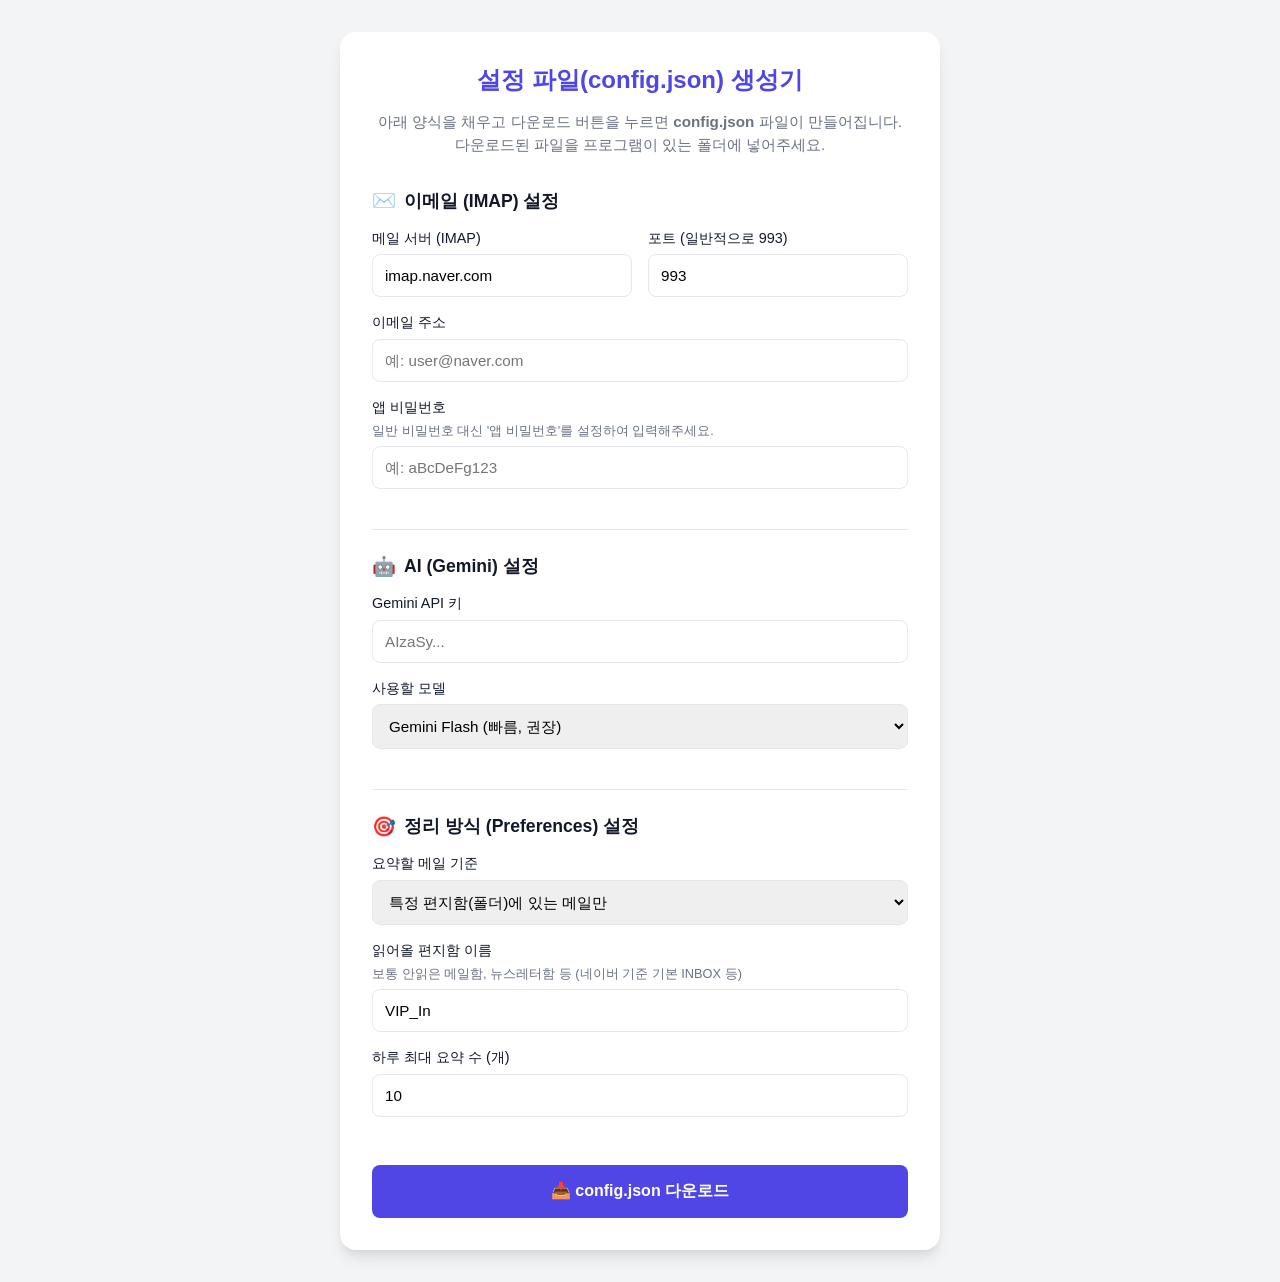
<file: config_generator.html>
<!DOCTYPE html>
<html lang="ko">

<head>
    <meta charset="UTF-8">
    <meta name="viewport" content="width=device-width, initial-scale=1.0">
    <title>Daily Insight Dashboard - 설정 파일 생성기</title>
    <style>
        :root {
            --primary-color: #4f46e5;
            --primary-hover: #4338ca;
            --bg-color: #f3f4f6;
            --card-bg: #ffffff;
            --text-main: #111827;
            --text-muted: #6b7280;
            --border-color: #e5e7eb;
            --focus-ring: rgba(79, 70, 229, 0.2);
        }

        body {
            font-family: -apple-system, BlinkMacSystemFont, "Segoe UI", Roboto, "Helvetica Neue", Arial, sans-serif;
            background-color: var(--bg-color);
            color: var(--text-main);
            margin: 0;
            padding: 2rem 1rem;
            display: flex;
            justify-content: center;
        }

        .container {
            width: 100%;
            max-width: 600px;
            background-color: var(--card-bg);
            border-radius: 16px;
            box-shadow: 0 10px 15px -3px rgba(0, 0, 0, 0.1), 0 4px 6px -2px rgba(0, 0, 0, 0.05);
            padding: 2rem;
            box-sizing: border-box;
        }

        h1 {
            text-align: center;
            font-size: 1.5rem;
            margin-top: 0;
            margin-bottom: 0.5rem;
            color: var(--primary-color);
        }

        p.description {
            text-align: center;
            color: var(--text-muted);
            margin-bottom: 2rem;
            font-size: 0.95rem;
            line-height: 1.5;
        }

        .section {
            padding-bottom: 1.5rem;
            margin-bottom: 1.5rem;
            border-bottom: 1px solid var(--border-color);
        }

        .section:last-of-type {
            border-bottom: none;
            margin-bottom: 0;
            padding-bottom: 0;
        }

        h2 {
            font-size: 1.1rem;
            margin-top: 0;
            margin-bottom: 1rem;
            display: flex;
            align-items: center;
            gap: 0.5rem;
        }

        .form-group {
            margin-bottom: 1rem;
        }

        label {
            display: block;
            font-weight: 500;
            margin-bottom: 0.4rem;
            font-size: 0.9rem;
        }

        .hint {
            display: block;
            font-size: 0.8rem;
            color: var(--text-muted);
            margin-bottom: 0.4rem;
        }

        input[type="text"],
        input[type="password"],
        input[type="number"],
        select {
            width: 100%;
            padding: 0.75rem;
            border: 1px solid var(--border-color);
            border-radius: 8px;
            font-size: 0.95rem;
            box-sizing: border-box;
            transition: border-color 0.2s, box-shadow 0.2s;
        }

        input:focus,
        select:focus {
            outline: none;
            border-color: var(--primary-color);
            box-shadow: 0 0 0 3px var(--focus-ring);
        }

        .grid-2 {
            display: grid;
            grid-template-columns: 1fr 1fr;
            gap: 1rem;
        }

        button {
            width: 100%;
            padding: 1rem;
            background-color: var(--primary-color);
            color: white;
            border: none;
            border-radius: 8px;
            font-size: 1rem;
            font-weight: 600;
            cursor: pointer;
            transition: background-color 0.2s, transform 0.1s;
            margin-top: 2rem;
        }

        button:hover {
            background-color: var(--primary-hover);
        }

        button:active {
            transform: scale(0.98);
        }

        .icon {
            font-size: 1.2rem;
        }
    </style>
</head>

<body>

    <div class="container">
        <h1>설정 파일(config.json) 생성기</h1>
        <p class="description">
            아래 양식을 채우고 다운로드 버튼을 누르면 <strong>config.json</strong> 파일이 만들어집니다. <br />
            다운로드된 파일을 프로그램이 있는 폴더에 넣어주세요.
        </p>

        <form id="configForm">
            <!-- 이메일 설정 -->
            <div class="section">
                <h2><span class="icon">✉️</span> 이메일 (IMAP) 설정</h2>

                <div class="grid-2">
                    <div class="form-group">
                        <label for="server">메일 서버 (IMAP)</label>
                        <input type="text" id="server" value="imap.naver.com" required>
                    </div>
                    <div class="form-group">
                        <label for="port">포트 (일반적으로 993)</label>
                        <input type="number" id="port" value="993" required>
                    </div>
                </div>

                <div class="form-group">
                    <label for="email">이메일 주소</label>
                    <input type="text" id="email" placeholder="예: user@naver.com" required>
                </div>

                <div class="form-group">
                    <label for="password">앱 비밀번호</label>
                    <span class="hint">일반 비밀번호 대신 '앱 비밀번호'를 설정하여 입력해주세요.</span>
                    <input type="password" id="password" placeholder="예: aBcDeFg123" required>
                </div>
            </div>

            <!-- AI 설정 -->
            <div class="section">
                <h2><span class="icon">🤖</span> AI (Gemini) 설정</h2>
                <div class="form-group">
                    <label for="apiKey">Gemini API 키</label>
                    <input type="password" id="apiKey" placeholder="AIzaSy..." required>
                </div>
                <div class="form-group">
                    <label for="model">사용할 모델</label>
                    <select id="model">
                        <option value="gemini-flash-latest" selected>Gemini Flash (빠름, 권장)</option>
                        <option value="gemini-pro">Gemini Pro (정확도 높음)</option>
                    </select>
                </div>
            </div>

            <!-- 필터 설정 -->
            <div class="section">
                <h2><span class="icon">🎯</span> 정리 방식 (Preferences) 설정</h2>

                <div class="form-group">
                    <label for="vipMode">요약할 메일 기준</label>
                    <select id="vipMode" onchange="toggleVipInputs()">
                        <option value="folder" selected>특정 편지함(폴더)에 있는 메일만</option>
                        <option value="senders">특정 보낸 사람들의 메일만</option>
                    </select>
                </div>

                <div class="form-group" id="folderInputGroup">
                    <label for="vipFolderName">읽어올 편지함 이름</label>
                    <span class="hint">보통 안읽은 메일함, 뉴스레터함 등 (네이버 기준 기본 INBOX 등)</span>
                    <input type="text" id="vipFolderName" value="VIP_In">
                </div>

                <div class="form-group" id="sendersInputGroup" style="display: none;">
                    <label for="vipSenders">보낸 사람 이메일 (쉼표로 구분)</label>
                    <span class="hint">예: newsletter@toss.im, news@company.com</span>
                    <input type="text" id="vipSenders" placeholder="이메일 목록 입력">
                </div>

                <div class="form-group">
                    <label for="maxEmails">하루 최대 요약 수 (개)</label>
                    <input type="number" id="maxEmails" value="10" required>
                </div>
            </div>

            <button type="button" onclick="generateConfig()">📥 config.json 다운로드</button>
        </form>
    </div>

    <script>
        function toggleVipInputs() {
            const mode = document.getElementById("vipMode").value;
            if (mode === "folder") {
                document.getElementById("folderInputGroup").style.display = "block";
                document.getElementById("sendersInputGroup").style.display = "none";
            } else {
                document.getElementById("folderInputGroup").style.display = "none";
                document.getElementById("sendersInputGroup").style.display = "block";
            }
        }

        function generateConfig() {
            // 입력값 가져오기
            const server = document.getElementById("server").value.trim();
            const port = parseInt(document.getElementById("port").value, 10);
            const email = document.getElementById("email").value.trim();
            const password = document.getElementById("password").value.trim();

            const apiKey = document.getElementById("apiKey").value.trim();
            const model = document.getElementById("model").value;

            const vipMode = document.getElementById("vipMode").value;
            const vipFolderName = document.getElementById("vipFolderName").value.trim();
            const sendersRaw = document.getElementById("vipSenders").value.trim();
            const maxEmails = parseInt(document.getElementById("maxEmails").value, 10);

            // VIP 발신자 배열 변환
            let vipSenders = [];
            if (sendersRaw !== "") {
                vipSenders = sendersRaw.split(',').map(s => s.trim()).filter(s => s !== "");
            }

            // 필수 값 검사 (간단하게)
            if (!email || !password || !apiKey) {
                alert("이메일, 앱 비밀번호, Gemini API 키는 필수 입력 항목입니다.");
                return;
            }

            // JSON 객체 구성
            const configJson = {
                "imap": {
                    "server": server,
                    "port": port,
                    "email": email,
                    "password": password
                },
                "gemini": {
                    "api_key": apiKey,
                    "model": model
                },
                "preferences": {
                    "vip_mode": vipMode,
                    "vip_folder_name": vipMode === "folder" ? vipFolderName : "",
                    "vip_senders": vipSenders,
                    "max_emails_per_day": maxEmails || 10
                }
            };

            // JSON 문자열로 변환 파일 생성
            const jsonString = JSON.stringify(configJson, null, 4);
            const blob = new Blob([jsonString], { type: "application/json" });
            const url = URL.createObjectURL(blob);

            // 다운로드 트리거
            const a = document.createElement('a');
            a.href = url;
            a.download = 'config.json';
            document.body.appendChild(a);
            a.click();

            // 정리
            setTimeout(() => {
                document.body.removeChild(a);
                window.URL.revokeObjectURL(url);
            }, 0);
        }
    </script>

</body>

</html>
</file>
